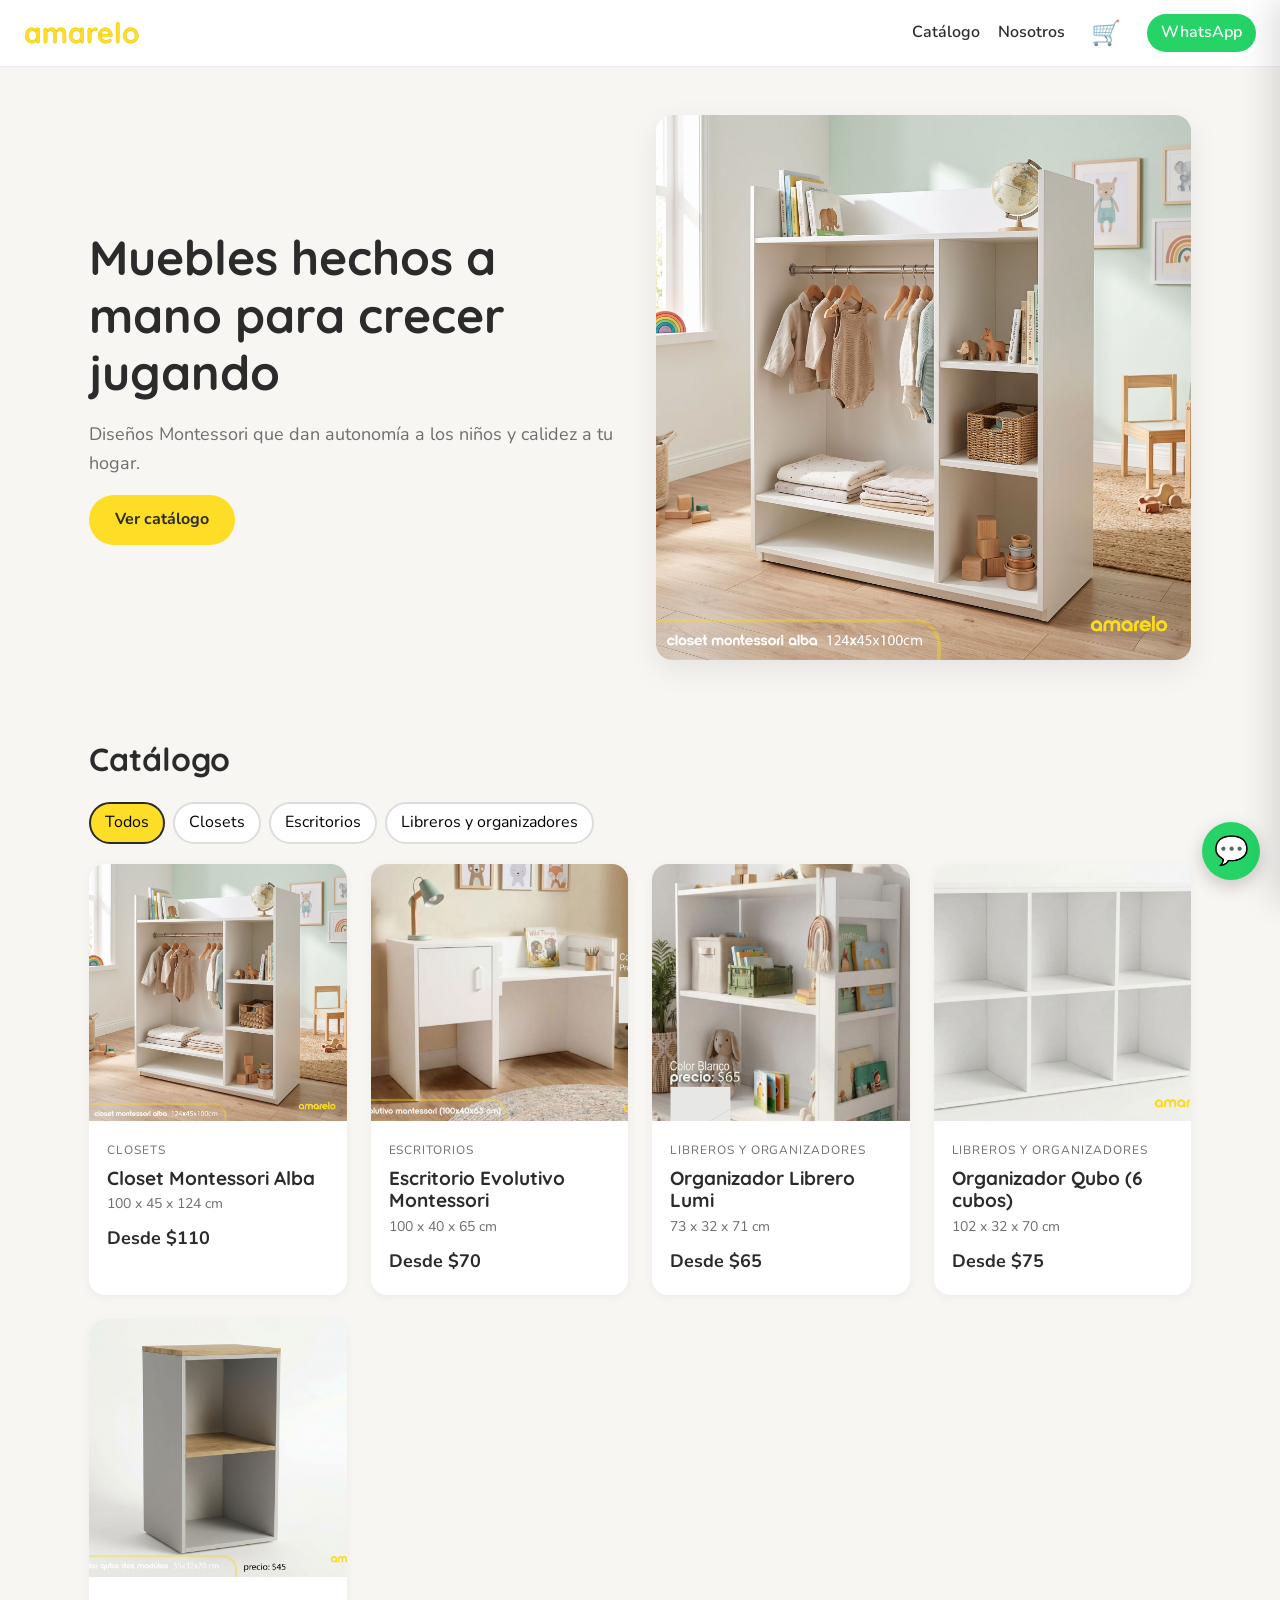
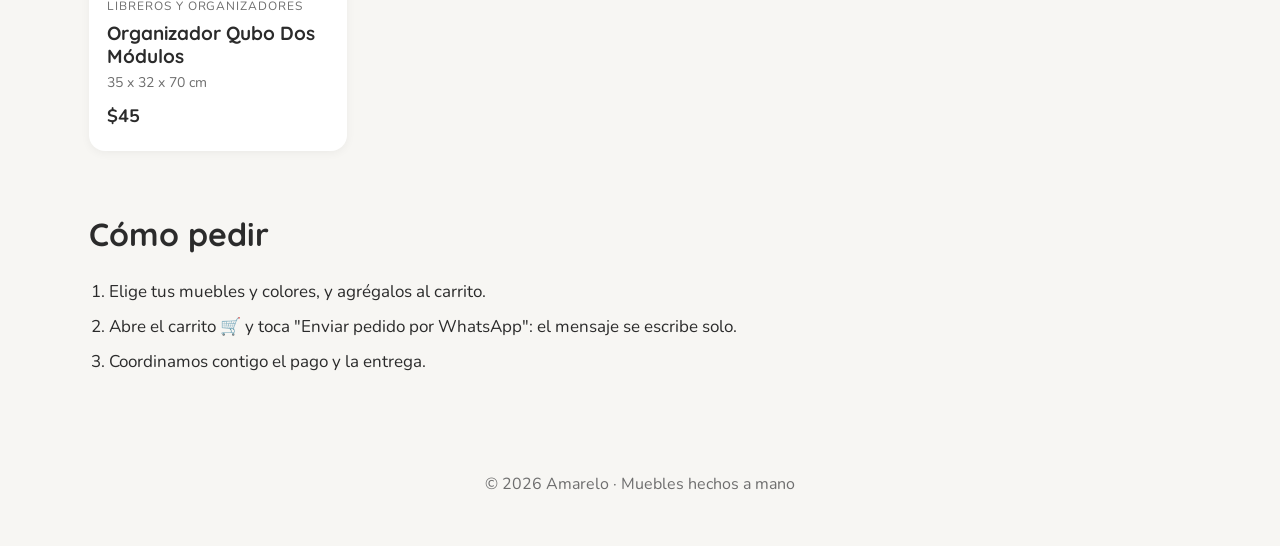
<file: index.html>
<!DOCTYPE html>                                              <!-- Indica que es un documento HTML5 -->
<html lang="es">                                             <!-- Idioma del contenido: español -->
<head>                                                       <!-- Metadatos de la página -->
  <meta charset="UTF-8">                                     <!-- Codificación para tildes y ñ -->
  <meta name="viewport" content="width=device-width, initial-scale=1"> <!-- Adapta el sitio a celulares -->
  <title>Amarelo | Muebles hechos a mano</title>             <!-- Título de la pestaña -->
  <meta name="description" content="Muebles Montessori hechos a mano. Pedidos por WhatsApp."> <!-- Descripción para buscadores -->
  <link rel="preconnect" href="https://fonts.googleapis.com"> <!-- Acelera la carga de fuentes -->
  <link href="https://fonts.googleapis.com/css2?family=Quicksand:wght@500;700&family=Nunito:wght@400;600&display=swap" rel="stylesheet"> <!-- Fuentes redondeadas parecidas al logo -->
  <link rel="icon" type="image/jpeg" href="img/logo-amarelo-fondo-amarillo.jpg"> <!-- Ícono de la pestaña con el logo -->
  <meta name="theme-color" content="#FDDD25">                <!-- Color de la barra del navegador en celulares -->
  <meta property="og:title" content="Amarelo | Muebles hechos a mano"> <!-- Título al compartir el enlace (WhatsApp, Facebook) -->
  <meta property="og:description" content="Muebles Montessori hechos a mano. Pedidos por WhatsApp."> <!-- Texto al compartir -->
  <meta property="og:image" content="img/closet-alba-blanco.jpg"> <!-- Imagen al compartir (en producción conviene URL completa) -->
  <link rel="stylesheet" href="css/styles.css">              <!-- Hoja de estilos del sitio -->
  <link rel="stylesheet" href="css/whatsapp-order.css">      <!-- Estilos del botón de WhatsApp -->
</head>                                                      <!-- Fin de metadatos -->
<body>                                                       <!-- Contenido visible -->

  <header class="site-header">                               <!-- Barra superior -->
    <a href="index.html" class="logo">amarelo</a>            <!-- Logo en texto (mismo estilo del logo original) -->
    <nav>                                                    <!-- Menú de navegación -->
      <a href="#catalogo">Catálogo</a>                       <!-- Enlace a la grilla -->
      <a href="#nosotros">Nosotros</a>                       <!-- Enlace a la sección de la marca -->
      <a href="#" data-whatsapp target="_blank" rel="noopener" class="nav-wa">WhatsApp</a> <!-- Contacto directo -->
    </nav>                                                   <!-- Fin del menú -->
  </header>                                                  <!-- Fin barra superior -->

  <section class="hero">                                     <!-- Portada principal -->
    <div class="hero-text">                                  <!-- Bloque de texto -->
      <h1>Muebles hechos a mano para crecer jugando</h1>     <!-- Titular -->
      <p>Diseños Montessori que dan autonomía a los niños y calidez a tu hogar.</p> <!-- Subtítulo -->
      <a href="#catalogo" class="btn">Ver catálogo</a>       <!-- Botón hacia los productos -->
    </div>                                                   <!-- Fin bloque de texto -->
    <img src="img/closet-alba-blanco.jpg" alt="Closet Montessori Alba" class="hero-img"> <!-- Foto destacada -->
  </section>                                                 <!-- Fin portada -->

  <section id="catalogo" class="section">                    <!-- Sección del catálogo -->
    <h2>Catálogo</h2>                                        <!-- Título de sección -->
    <div id="filters" class="filters"></div>                 <!-- Aquí app.js pone los botones de categoría -->
    <div id="product-grid" class="grid"></div>               <!-- Aquí app.js inserta las tarjetas -->
  </section>                                                 <!-- Fin catálogo -->

  <section id="nosotros" class="section about">              <!-- Sección sobre la marca -->
    <h2>Cómo pedir</h2>                                      <!-- Título -->
    <ol class="steps">                                       <!-- Pasos numerados -->
      <li>Elige tus muebles y colores, y agrégalos al carrito.</li> <!-- Paso 1 -->
      <li>Abre el carrito 🛒 y toca "Enviar pedido por WhatsApp": el mensaje se escribe solo.</li> <!-- Paso 2 -->
      <li>Coordinamos contigo el pago y la entrega.</li>     <!-- Paso 3 -->
    </ol>                                                    <!-- Fin pasos -->
  </section>                                                 <!-- Fin sección nosotros -->

  <footer class="site-footer">                               <!-- Pie de página -->
    <p>© <span id="year"></span> Amarelo · Muebles hechos a mano</p> <!-- Derechos; el año lo pone app.js -->
  </footer>                                                  <!-- Fin pie -->

  <a href="#" data-whatsapp target="_blank" rel="noopener" class="wa-fab" aria-label="Escríbenos por WhatsApp">💬</a> <!-- Botón flotante de WhatsApp, siempre visible -->
  <script src="js/whatsapp-order.js"></script>               <!-- Número de WhatsApp y creación del botón de pedido -->
  <script src="js/products.js"></script>                     <!-- Carga los datos de productos -->
  <script src="js/cart.js"></script>                         <!-- Carrito: guarda productos y arma el pedido de WhatsApp -->
  <script src="js/app.js"></script>                          <!-- Carga la lógica que dibuja el sitio -->
</body>                                                      <!-- Fin contenido -->
</html>                                                      <!-- Fin documento -->
</file>
<file: css/styles.css>
/* ===================================================================
   styles.css — Estilos del sitio Amarelo
   =================================================================== */

:root {                                         /* Variables de color y medidas reutilizables */
  --yellow: #FDDD25;                            /* Amarillo del logo */
  --yellow-dark: #E6C200;                       /* Amarillo más oscuro para hover */
  --ink: #2B2B2B;                               /* Color principal del texto */
  --muted: #6E6E6E;                             /* Texto secundario */
  --bg: #F7F6F3;                                /* Fondo cálido claro */
  --card: #FFFFFF;                              /* Fondo de tarjetas */
  --wa: #25D366;                                /* Verde de WhatsApp */
  --radius: 16px;                               /* Bordes redondeados */
}                                               /* Fin variables */

* { box-sizing: border-box; }                   /* El padding no agranda las cajas */

body {                                          /* Estilo base de la página */
  margin: 0;                                    /* Quita el margen por defecto */
  font-family: "Nunito", system-ui, sans-serif; /* Fuente del texto */
  color: var(--ink);                            /* Color del texto */
  background: var(--bg);                        /* Color de fondo */
  line-height: 1.6;                             /* Espaciado entre líneas */
}                                               /* Fin body */

img { max-width: 100%; display: block; }        /* Las imágenes nunca se salen de su contenedor */
a { color: inherit; }                           /* Los enlaces usan el color del texto */

h1, h2, h3, .logo {                             /* Títulos y logo */
  font-family: "Quicksand", sans-serif;         /* Fuente redondeada tipo logo */
  line-height: 1.2;                             /* Interlineado más apretado */
}                                               /* Fin títulos */

/* ---------- Encabezado ---------- */
.site-header {                                  /* Barra superior */
  position: sticky; top: 0; z-index: 10;        /* Se queda fija al hacer scroll */
  display: flex; align-items: center;           /* Elementos en fila, centrados verticalmente */
  justify-content: space-between;               /* Logo a la izquierda, menú a la derecha */
  padding: 14px 24px;                           /* Espacio interno */
  background: rgba(255,255,255,.95);            /* Fondo blanco casi opaco */
  border-bottom: 1px solid #eee;                /* Línea inferior sutil */
}                                               /* Fin encabezado */
.logo {                                         /* Texto del logo */
  font-size: 28px; font-weight: 700;            /* Tamaño y grosor */
  color: var(--yellow);                         /* Amarillo de la marca */
  text-decoration: none;                        /* Sin subrayado */
  -webkit-text-stroke: .4px var(--yellow-dark); /* Borde fino para que se lea sobre blanco */
}                                               /* Fin logo */
nav { display: flex; gap: 18px; align-items: center; } /* Menú en fila con separación */
nav a { text-decoration: none; font-weight: 600; } /* Enlaces del menú sin subrayado */
.nav-wa {                                       /* Botón de WhatsApp del menú */
  background: var(--wa); color: #fff;           /* Verde con texto blanco */
  padding: 6px 14px; border-radius: 999px;      /* Forma de píldora */
}                                               /* Fin botón menú */

/* ---------- Portada ---------- */
.hero {                                         /* Contenedor de la portada */
  display: grid;                                /* Usa grilla */
  grid-template-columns: 1fr 1fr;               /* Dos columnas: texto e imagen */
  gap: 32px; align-items: center;               /* Separación y centrado */
  max-width: 1150px; margin: 0 auto;            /* Ancho máximo centrado */
  padding: 48px 24px;                           /* Espacio interno */
}                                               /* Fin portada */
.hero h1 { font-size: clamp(30px, 5vw, 48px); margin: 0 0 12px; } /* Titular que escala con la pantalla */
.hero p { font-size: 18px; color: var(--muted); } /* Subtítulo gris */
.hero-img { border-radius: var(--radius); box-shadow: 0 10px 30px rgba(0,0,0,.08); } /* Foto redondeada con sombra */
.btn {                                          /* Botón principal amarillo */
  display: inline-block;                        /* Se comporta como bloque en línea */
  background: var(--yellow); color: var(--ink); /* Amarillo con texto oscuro */
  padding: 12px 26px; border-radius: 999px;     /* Forma de píldora */
  font-weight: 700; text-decoration: none;      /* Texto fuerte sin subrayado */
  transition: background .2s;                   /* Animación suave del color */
}                                               /* Fin botón */
.btn:hover { background: var(--yellow-dark); }  /* Color al pasar el mouse */

/* ---------- Secciones y grilla ---------- */
.section { max-width: 1150px; margin: 0 auto; padding: 32px 24px; } /* Ancho y espaciado de secciones */
.section h2 { font-size: 32px; margin: 0 0 24px; } /* Títulos de sección */
.grid {                                         /* Grilla de productos */
  display: grid;                                /* Usa CSS Grid */
  grid-template-columns: repeat(auto-fill, minmax(250px, 1fr)); /* Columnas automáticas según el ancho */
  gap: 24px;                                    /* Separación entre tarjetas */
}                                               /* Fin grilla */
.card {                                         /* Tarjeta de producto */
  background: var(--card); border-radius: var(--radius); /* Fondo blanco redondeado */
  overflow: hidden; text-decoration: none;      /* Recorta la imagen y quita subrayado */
  box-shadow: 0 2px 10px rgba(0,0,0,.05);       /* Sombra suave */
  transition: transform .2s, box-shadow .2s;    /* Animación al pasar el mouse */
}                                               /* Fin tarjeta */
.card:hover { transform: translateY(-4px); box-shadow: 0 10px 24px rgba(0,0,0,.1); } /* Se eleva al pasar el mouse */
.card-img { aspect-ratio: 1 / 1; background: #eee; } /* Contenedor cuadrado de la imagen */
.card-img img { width: 100%; height: 100%; object-fit: cover; } /* La imagen llena el cuadro sin deformarse */
.card-body { padding: 16px 18px 20px; }         /* Espacio interno del texto */
.card-body h3 { margin: 4px 0; font-size: 19px; } /* Nombre del producto */
.card-cat {                                     /* Etiqueta de categoría */
  font-size: 12px; text-transform: uppercase;   /* Pequeña y en mayúsculas */
  letter-spacing: .08em; color: var(--muted);   /* Espaciada y gris */
}                                               /* Fin categoría */
.card-dim { color: var(--muted); margin: 0; font-size: 14px; } /* Medidas en gris */
.card-price { font-weight: 700; font-size: 18px; margin: 8px 0 0; } /* Precio destacado */

/* ---------- Cómo pedir ---------- */
.steps { padding-left: 20px; font-size: 17px; } /* Lista numerada de pasos */
.steps li { margin-bottom: 8px; }               /* Separación entre pasos */

/* ---------- Detalle de producto ---------- */
.back { display: inline-block; margin-bottom: 20px; color: var(--muted); text-decoration: none; } /* Enlace "volver" */
.detail {                                       /* Contenedor del detalle */
  display: grid;                                /* Usa grilla */
  grid-template-columns: 1.2fr 1fr;             /* Galería más ancha que la info */
  gap: 40px; align-items: start;                /* Separación y alineación arriba */
}                                               /* Fin detalle */
.detail-main { width: 100%; border-radius: var(--radius); background: #eee; } /* Imagen grande */
.thumbs { display: flex; gap: 10px; margin-top: 12px; flex-wrap: wrap; } /* Fila de miniaturas */
.thumbs img {                                   /* Cada miniatura */
  width: 72px; height: 72px; object-fit: cover; /* Cuadradas y recortadas */
  border-radius: 10px; cursor: pointer;         /* Redondeadas y clicables */
  border: 2px solid transparent;                /* Borde invisible por defecto */
}                                               /* Fin miniatura */
.thumbs img:hover { border-color: var(--yellow); } /* Borde amarillo al pasar el mouse */
.detail-info h1 { font-size: 34px; margin: 6px 0; } /* Nombre del producto */
.detail-price { font-size: 30px; font-weight: 700; margin: 0 0 12px; } /* Precio grande */
.variants { display: flex; flex-wrap: wrap; gap: 8px; align-items: center; margin: 20px 0; } /* Botones de color */
.chip {                                         /* Botón de variante */
  border: 2px solid #ddd; background: #fff;     /* Borde gris y fondo blanco */
  padding: 6px 14px; border-radius: 999px;      /* Forma de píldora */
  font: inherit; cursor: pointer;               /* Misma fuente y cursor de mano */
}                                               /* Fin chip */
.chip.active { border-color: var(--ink); background: var(--yellow); } /* Variante seleccionada */
.btn-whatsapp {                                 /* Botón principal de pedido */
  display: inline-block;                        /* Bloque en línea */
  background: var(--wa); color: #fff;           /* Verde WhatsApp con texto blanco */
  padding: 14px 28px; border-radius: 999px;     /* Píldora grande */
  font-weight: 700; text-decoration: none;      /* Texto fuerte sin subrayado */
  font-size: 18px;                              /* Tamaño de texto */
}                                               /* Fin botón WhatsApp */
.btn-whatsapp:hover { filter: brightness(.93); } /* Se oscurece un poco al pasar el mouse */
.note { color: var(--muted); font-size: 14px; } /* Nota pequeña bajo el botón */
.not-found { font-size: 18px; }                 /* Mensaje si el producto no existe */

/* ---------- Pie de página ---------- */
.site-footer { text-align: center; padding: 32px; color: var(--muted); } /* Pie centrado y gris */

/* ---------- Celulares (pantallas angostas) ---------- */
@media (max-width: 760px) {                     /* Reglas solo para pantallas pequeñas */
  .hero, .detail { grid-template-columns: 1fr; } /* Una sola columna */
  .hero { padding-top: 24px; }                  /* Menos espacio arriba */
  nav a:not(.nav-wa) { display: none; }         /* Oculta enlaces de texto; queda solo WhatsApp */
}                                               /* Fin reglas móviles */
.features { padding-left: 20px; margin: 8px 0; color: var(--ink); } /* Lista de características del producto */
.wa-order-btn { font-size: 18px; padding: 14px 28px; }   /* Botón de pedido más grande en el detalle */

/* ---------- Filtros y botón flotante ---------- */
.filters { display: flex; flex-wrap: wrap; gap: 8px; margin-bottom: 20px; } /* Fila de botones de categoría */
.wa-fab {                                       /* Botón redondo flotante de WhatsApp */
  position: fixed; right: 20px; bottom: 20px;   /* Fijo en la esquina inferior derecha */
  width: 58px; height: 58px; border-radius: 50%; /* Círculo */
  display: grid; place-items: center;           /* Centra el ícono */
  background: var(--wa); color: #fff;           /* Verde WhatsApp */
  font-size: 28px; text-decoration: none;       /* Ícono grande sin subrayado */
  box-shadow: 0 6px 18px rgba(0,0,0,.2);        /* Sombra para que se note */
  z-index: 20;                                  /* Por encima del resto */
}                                               /* Fin botón flotante */
.wa-fab:hover { filter: brightness(.93); }      /* Un poco más oscuro al pasar el mouse */
section[id] { scroll-margin-top: 80px; }        /* Al saltar a una sección, el título no queda tapado por la barra fija */

/* ---------- Carrito ---------- */
.cart-btn {                                     /* Botón del carrito en el menú */
  position: relative;                           /* Permite ubicar el contador encima */
  background: none; border: 0;                  /* Sin fondo ni borde */
  font-size: 24px; cursor: pointer;             /* Ícono grande y clicable */
  padding: 4px 8px;                             /* Área de toque */
}                                               /* Fin botón carrito */
.cart-count {                                   /* Circulito con el número de unidades */
  position: absolute; top: -4px; right: -6px;   /* Esquina superior derecha del ícono */
  background: var(--yellow); color: var(--ink); /* Amarillo con texto oscuro */
  font-size: 12px; font-weight: 700;            /* Número pequeño y fuerte */
  min-width: 20px; height: 20px;                /* Tamaño mínimo */
  border-radius: 999px; display: grid; place-items: center; /* Redondo y centrado */
  padding: 0 5px;                               /* Espacio si el número tiene 2 cifras */
}                                               /* Fin contador */
.cart-count[hidden] { display: none; }          /* Oculto cuando el carrito está vacío */
.cart-overlay {                                 /* Fondo oscuro detrás del panel */
  position: fixed; inset: 0;                    /* Cubre toda la pantalla */
  background: rgba(0,0,0,.35);                  /* Negro semitransparente */
  opacity: 0; pointer-events: none;             /* Invisible y no clicable por defecto */
  transition: opacity .25s; z-index: 40;        /* Aparece suavemente, encima del contenido */
}                                               /* Fin fondo */
.cart-panel {                                   /* Panel lateral del carrito */
  position: fixed; top: 0; right: 0;            /* Pegado a la derecha */
  width: min(420px, 100%); height: 100%;        /* Ancho máximo 420px, todo el alto */
  background: #fff; z-index: 50;                /* Blanco, por encima del fondo */
  display: flex; flex-direction: column;        /* Encabezado, lista y pie en columna */
  transform: translateX(100%);                  /* Escondido fuera de la pantalla */
  transition: transform .25s;                   /* Se desliza al abrir */
  box-shadow: -10px 0 30px rgba(0,0,0,.12);     /* Sombra a la izquierda */
}                                               /* Fin panel */
body.cart-open .cart-panel { transform: none; } /* Abierto: vuelve a su lugar */
body.cart-open .cart-overlay { opacity: 1; pointer-events: auto; } /* Abierto: muestra el fondo */
body.cart-open { overflow: hidden; }            /* Evita mover la página de atrás */
.cart-head {                                    /* Encabezado del panel */
  display: flex; justify-content: space-between; align-items: center; /* Título a la izquierda, X a la derecha */
  padding: 16px 20px; border-bottom: 1px solid #eee; /* Espacio y línea inferior */
}                                               /* Fin encabezado */
.cart-head h2 { margin: 0; font-size: 22px; }   /* Título del panel */
.cart-close { background: none; border: 0; font-size: 20px; cursor: pointer; } /* Botón X */
.cart-items { flex: 1; overflow-y: auto; padding: 8px 20px; } /* Lista con scroll propio */
.cart-empty { color: var(--muted); }            /* Mensaje de carrito vacío */
.cart-row {                                     /* Una fila del carrito */
  display: grid; grid-template-columns: 64px 1fr auto; /* Foto, información y subtotal */
  gap: 12px; align-items: center;               /* Separación y centrado */
  padding: 12px 0; border-bottom: 1px solid #f0f0f0; /* Espacio y separador */
}                                               /* Fin fila */
.cart-row img { width: 64px; height: 64px; object-fit: cover; border-radius: 10px; } /* Miniatura */
.cart-info a { font-weight: 700; text-decoration: none; display: block; } /* Nombre del producto */
.cart-variant { font-size: 13px; color: var(--muted); } /* Color y precio unitario */
.qty { display: flex; align-items: center; gap: 8px; margin-top: 6px; } /* Controles de cantidad */
.qty button {                                   /* Botones − y + */
  width: 28px; height: 28px; border-radius: 50%; /* Redondos */
  border: 1px solid #ddd; background: #fff;     /* Borde gris */
  font-size: 16px; cursor: pointer;             /* Tamaño y cursor */
}                                               /* Fin botones de cantidad */
.qty .cart-remove {                             /* Botón "Quitar" */
  width: auto; border: 0; border-radius: 0;     /* Texto plano, sin círculo */
  color: var(--muted); font-size: 13px;         /* Gris y pequeño */
  text-decoration: underline;                   /* Subrayado como enlace */
}                                               /* Fin quitar */
.cart-foot { padding: 16px 20px; border-top: 1px solid #eee; } /* Pie del panel */
.cart-total { font-size: 20px; margin: 0 0 8px; } /* Total */
.cart-send { width: 100%; }                     /* Botón de enviar a todo el ancho */
.cart-send.disabled { background: #bbb; pointer-events: none; } /* Gris y no clicable si está vacío */
.buy-row { display: flex; gap: 12px; align-items: center; flex-wrap: wrap; margin-bottom: 4px; } /* Cantidad + Agregar */
.qty-lg { margin-top: 0; }                      /* Sin margen extra en el detalle */
.qty-lg button { width: 40px; height: 40px; font-size: 20px; } /* Botones de cantidad más grandes */
.qty-lg span { min-width: 24px; text-align: center; font-weight: 700; } /* Número centrado */
button.btn { border: 0; font: inherit; font-weight: 700; cursor: pointer; } /* El botón amarillo funciona igual siendo <button> */
</file>
<file: css/whatsapp-order.css>
/* whatsapp-order.css: styles for the "Pedir por WhatsApp" button. */

.wa-order-btn {                      /* The button itself (it's an <a> link styled as a button). */
  display: inline-flex;              /* Lets the text sit centered inside the button. */
  align-items: center;               /* Vertically centers the content. */
  justify-content: center;           /* Horizontally centers the content. */
  gap: 0.5rem;                       /* Space between an icon and the text, if one is added later. */
  margin-top: 0.75rem;               /* Separates the button from the product info above it. */
  padding: 0.7rem 1.2rem;            /* Comfortable tap area, important on phones. */
  min-height: 44px;                  /* Minimum touch target size recommended for mobile. */
  background: #25D366;               /* Official WhatsApp green so customers recognize it instantly. */
  color: #ffffff;                    /* White text for contrast on green. */
  font-weight: 600;                  /* Semi-bold so the call to action stands out. */
  text-decoration: none;             /* Removes the default link underline. */
  border-radius: 999px;              /* Fully rounded "pill" shape. */
  transition: background 0.2s;       /* Smooth color change on hover. */
}

.wa-order-btn:hover,                 /* When the mouse is over the button... */
.wa-order-btn:focus-visible {        /* ...or it's focused with the keyboard: */
  background: #1DA851;               /* use a darker green as feedback. */
}

.wa-order-btn:focus-visible {        /* Keyboard focus only: */
  outline: 3px solid #128C7E;        /* show a clear outline for accessibility. */
  outline-offset: 2px;               /* Leave a small gap between the button and the outline. */
}
</file>
